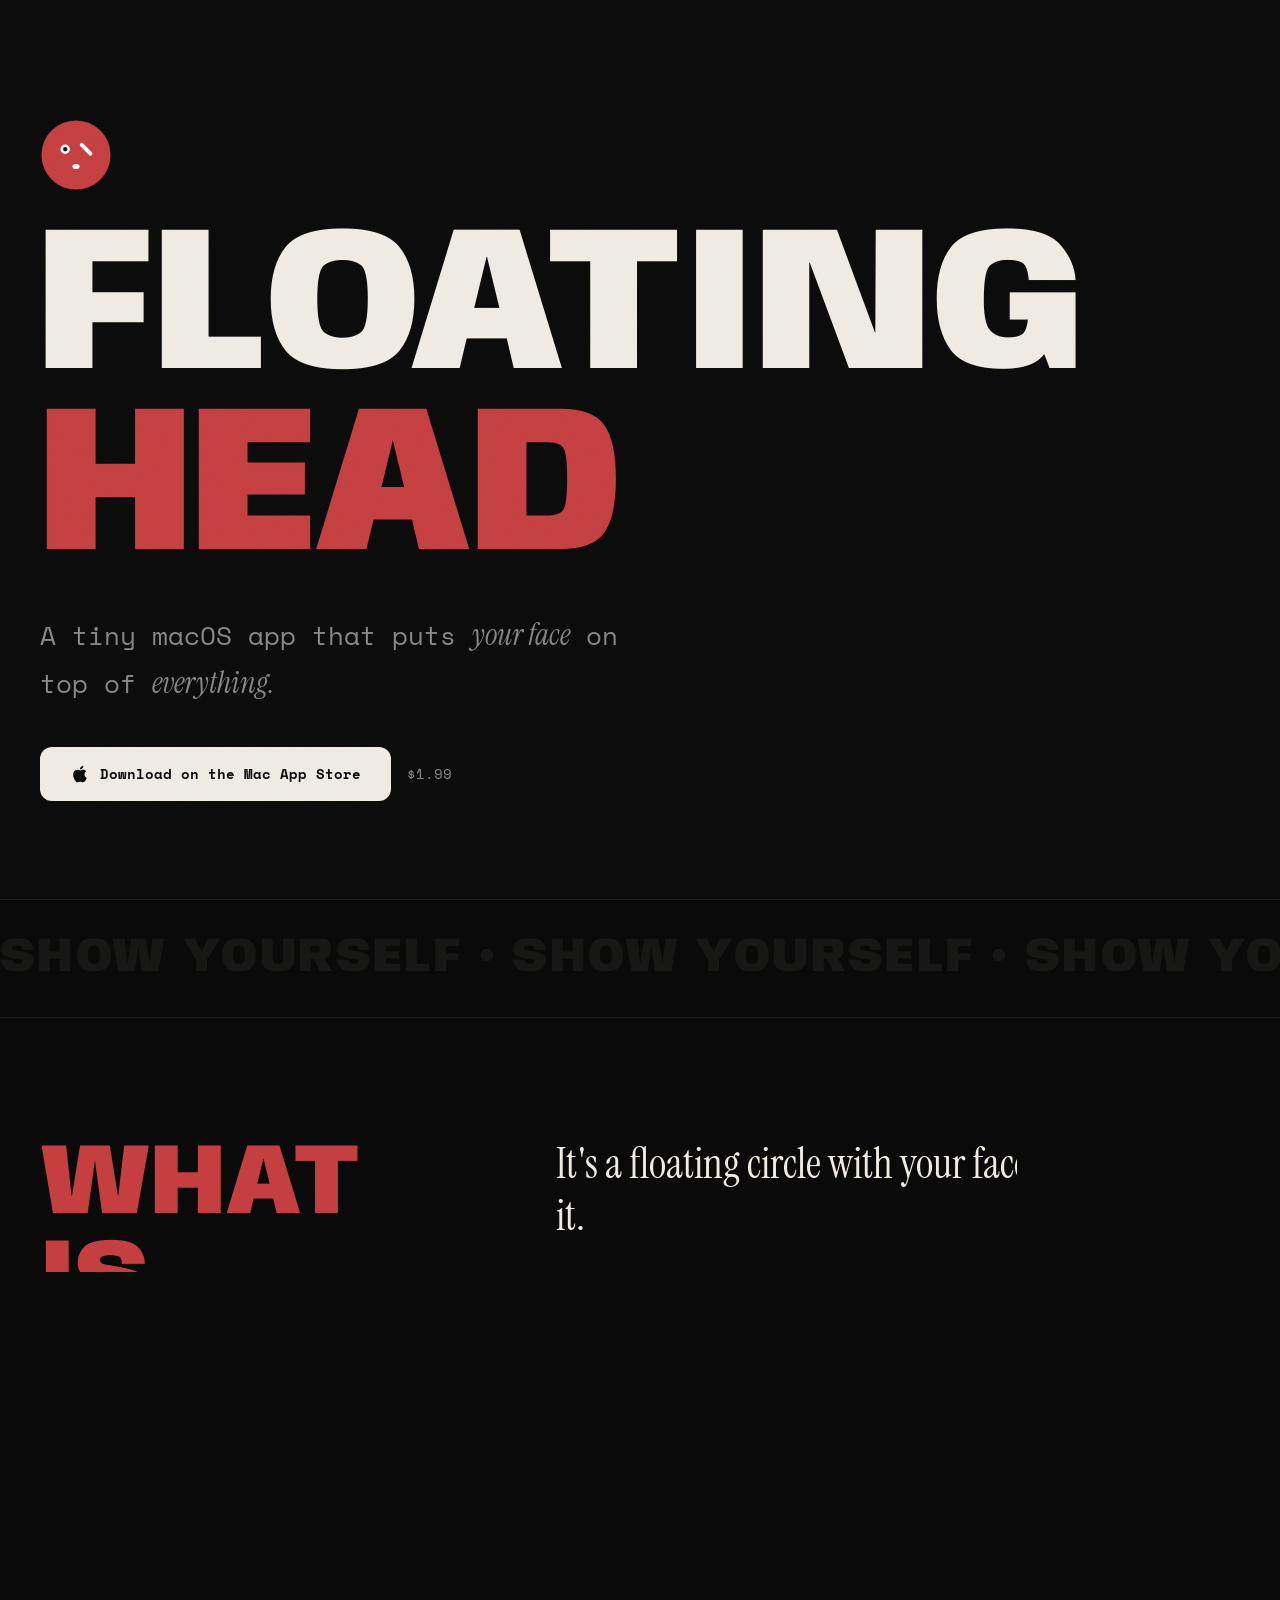
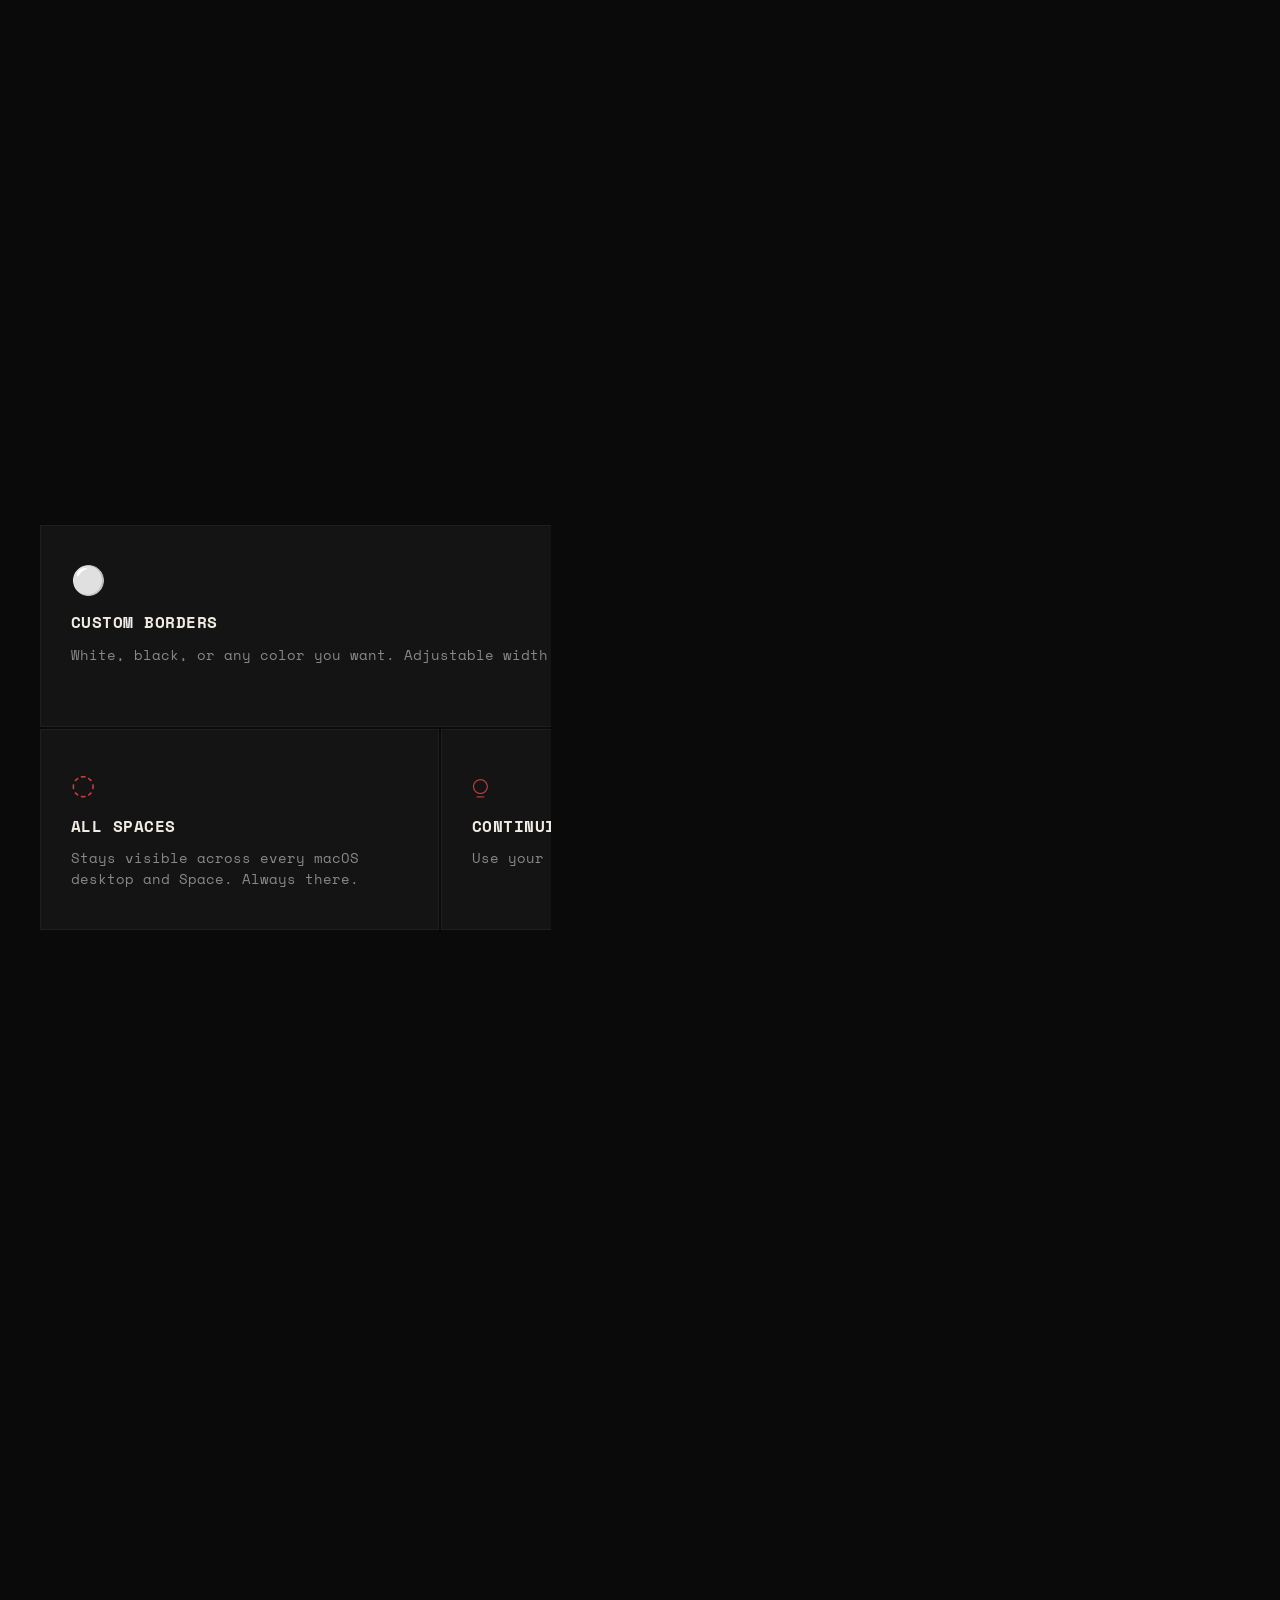
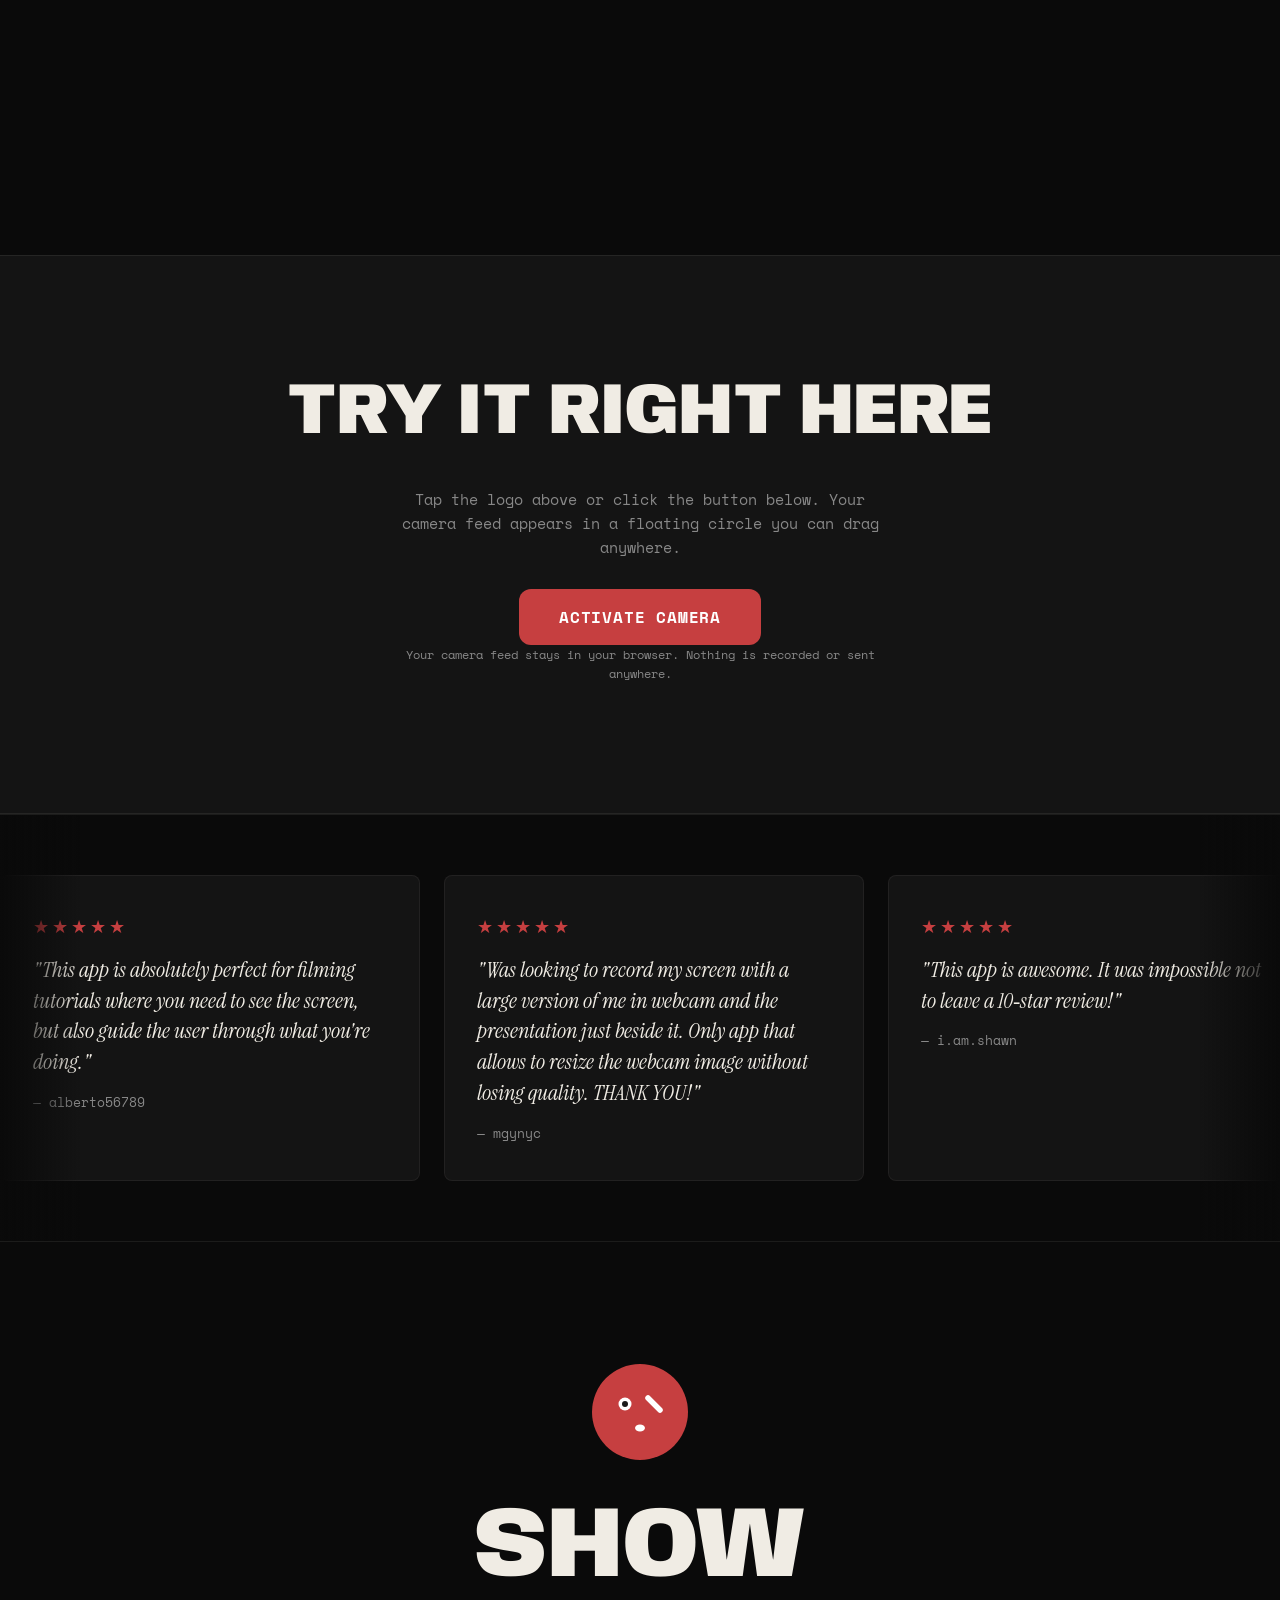
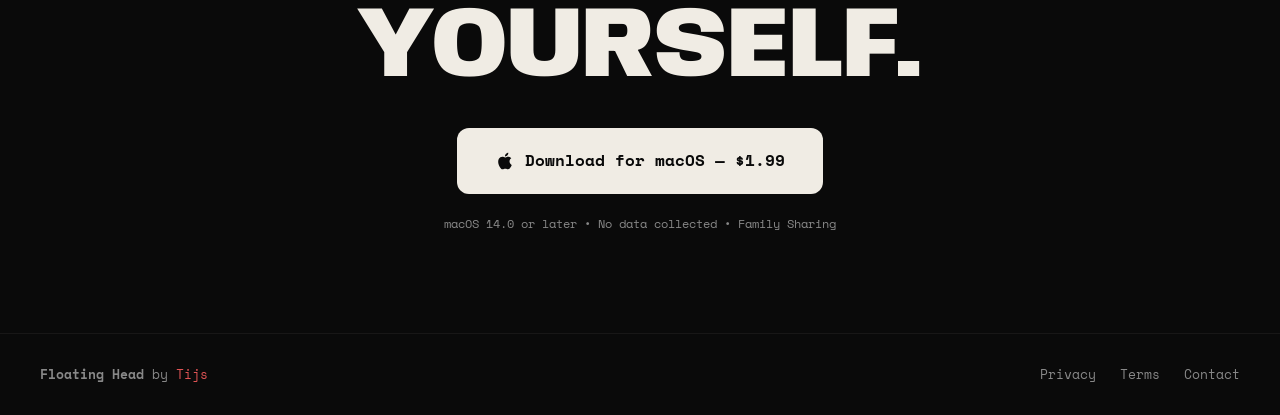
<file: index.html>
<!DOCTYPE html>
<html lang="en">
<head>
  <meta charset="UTF-8">
  <meta name="viewport" content="width=device-width, initial-scale=1.0">
  <title>Floating Head — Show Yourself</title>
  <meta name="description" content="A tiny macOS app that puts your face in a floating circle on top of everything. For screencasts, streams, and presentations.">
  <meta property="og:title" content="Floating Head — Show Yourself">
  <meta property="og:description" content="A tiny macOS app that puts your face in a floating circle on top of everything.">
  <meta property="og:type" content="website">
  <meta property="og:url" content="https://floatinghead.app">
  <link rel="preconnect" href="https://fonts.googleapis.com">
  <link rel="preconnect" href="https://fonts.gstatic.com" crossorigin>
  <link href="https://fonts.googleapis.com/css2?family=Space+Mono:ital,wght@0,400;0,700;1,400&family=Instrument+Serif:ital@0;1&family=Anybody:wght@900&display=swap" rel="stylesheet">
  <link rel="stylesheet" href="styles.css">
  <link rel="icon" href="data:image/svg+xml,<svg xmlns='http://www.w3.org/2000/svg' viewBox='0 0 100 100'><circle cx='50' cy='50' r='45' fill='%23C63F40'/><circle cx='35' cy='42' r='6' fill='white'/><line x1='58' y1='36' x2='68' y2='48' stroke='white' stroke-width='5' stroke-linecap='round'/><circle cx='50' cy='65' r='4' fill='white'/></svg>">
</head>
<body>
  <!-- Noise overlay -->
  <div class="noise"></div>

  <!-- Hero -->
  <header class="hero">
    <div class="hero-logo" id="heroLogo">
      <svg class="wink-logo" viewBox="0 0 100 100" xmlns="http://www.w3.org/2000/svg">
        <circle cx="50" cy="50" r="48" fill="#C63F40"/>
        <circle cx="35" cy="42" r="6.5" fill="white"/>
        <circle cx="35" cy="42" r="3" fill="#1a1a1a"/>
        <line x1="58" y1="36" x2="70" y2="48" stroke="white" stroke-width="5.5" stroke-linecap="round"/>
        <ellipse cx="50" cy="66" rx="5" ry="3.5" fill="white"/>
      </svg>
      <video id="camVideo" autoplay playsinline muted></video>
      <div class="cam-label">drag me</div>
    </div>
    <h1 class="hero-title">
      <span class="hero-line-1">FLOATING</span>
      <span class="hero-line-2">HEAD</span>
    </h1>
    <p class="hero-tagline">A tiny macOS app that puts <em>your&nbsp;face</em> on top of <em>everything.</em></p>
    <div class="hero-cta">
      <a href="https://apps.apple.com/us/app/floating-head-show-yourself/id1565946661?mt=12" class="btn-download">
        <svg class="apple-icon" viewBox="0 0 24 24" fill="currentColor" xmlns="http://www.w3.org/2000/svg"><path d="M18.71 19.5c-.83 1.24-1.71 2.45-3.05 2.47-1.34.03-1.77-.79-3.29-.79-1.53 0-2 .77-3.27.82-1.31.05-2.3-1.32-3.14-2.53C4.25 17 2.94 12.45 4.7 9.39c.87-1.52 2.43-2.48 4.12-2.51 1.28-.02 2.5.87 3.29.87.78 0 2.26-1.07 3.8-.91.65.03 2.47.26 3.64 1.98-.09.06-2.17 1.28-2.15 3.81.03 3.02 2.65 4.03 2.68 4.04-.03.07-.42 1.44-1.38 2.83M13 3.5c.73-.83 1.94-1.46 2.94-1.5.13 1.17-.34 2.35-1.04 3.19-.69.85-1.83 1.51-2.95 1.42-.15-1.15.41-2.35 1.05-3.11z"/></svg>
        Download on the Mac App Store
      </a>
      <span class="price-tag">$1.99</span>
    </div>
  </header>

  <!-- Marquee -->
  <div class="marquee-wrap">
    <div class="marquee">
      <span>SHOW YOURSELF &bull; SHOW YOURSELF &bull; SHOW YOURSELF &bull; SHOW YOURSELF &bull; SHOW YOURSELF &bull; SHOW YOURSELF &bull; SHOW YOURSELF &bull; SHOW YOURSELF &bull;&nbsp;</span>
      <span>SHOW YOURSELF &bull; SHOW YOURSELF &bull; SHOW YOURSELF &bull; SHOW YOURSELF &bull; SHOW YOURSELF &bull; SHOW YOURSELF &bull; SHOW YOURSELF &bull; SHOW YOURSELF &bull;&nbsp;</span>
    </div>
  </div>

  <!-- What it does -->
  <section class="what-section">
    <div class="what-grid">
      <div class="what-text">
        <h2>What<br>is<br>this<br>thing?</h2>
      </div>
      <div class="what-answer">
        <p class="big-p">It's a floating circle with your face in it.</p>
        <p>Open the app. Pick your camera. A transparent, always-on-top circle appears with your webcam feed. Drag it anywhere. Start your screen recording, stream, or presentation. <strong>That's it.</strong></p>
        <p>No complex OBS setup. No video editing. No layers, scenes, or fifteen-step tutorials. Just you, floating.</p>
      </div>
    </div>
  </section>

  <!-- Features (grid-breaking) -->
  <section class="features-section">
    <h2 class="features-heading">The good stuff</h2>
    <div class="features-grid">
      <div class="feature-card card-1">
        <div class="feature-icon">&#9711;</div>
        <h3>Three shapes</h3>
        <p>Circle, rounded square, or hexagon. Because&nbsp;why&nbsp;not hexagon.</p>
      </div>
      <div class="feature-card card-2">
        <div class="feature-icon">&harr;</div>
        <h3>Any size</h3>
        <p>Tiny and subtle or large and impossible to ignore. 100px to 600px.</p>
      </div>
      <div class="feature-card card-3">
        <div class="feature-icon">&#9898;</div>
        <h3>Custom borders</h3>
        <p>White, black, or any color you want. Adjustable width. Get fancy.</p>
      </div>
      <div class="feature-card card-4">
        <div class="feature-icon">&#8596;</div>
        <h3>Mirror mode</h3>
        <p>Flip the feed so you look the way you expect to look.</p>
      </div>
      <div class="feature-card card-5">
        <div class="feature-icon">&#9676;</div>
        <h3>All Spaces</h3>
        <p>Stays visible across every macOS desktop and Space. Always there.</p>
      </div>
      <div class="feature-card card-6">
        <div class="feature-icon">&#9052;</div>
        <h3>Continuity Camera</h3>
        <p>Use your iPhone as a webcam. Apple's best feature, now floating.</p>
      </div>
    </div>
  </section>

  <!-- Use cases -->
  <section class="usecases-section">
    <div class="usecase-row">
      <div class="usecase-num">01</div>
      <div class="usecase-text">
        <h3>Screencasts & tutorials</h3>
        <p>Record your screen with your face floating in the corner. No editing needed — just the built-in macOS screen recorder.</p>
      </div>
    </div>
    <div class="usecase-row">
      <div class="usecase-num">02</div>
      <div class="usecase-text">
        <h3>Live presentations</h3>
        <p>Share your screen on Zoom, Meet, or Teams while your face stays visible on top. Your audience sees you and your slides.</p>
      </div>
    </div>
    <div class="usecase-row">
      <div class="usecase-num">03</div>
      <div class="usecase-text">
        <h3>Game streaming</h3>
        <p>A lightweight facecam without OBS complexity. Just open the app and stream.</p>
      </div>
    </div>
  </section>

  <!-- Try it -->
  <section class="try-section">
    <h2>Try it right here</h2>
    <p>Tap the logo above or click the button below. Your camera feed appears in a floating circle you can drag anywhere.</p>
    <button class="btn-try" id="btnTry">
      Activate camera
    </button>
    <p class="try-note">Your camera feed stays in your browser. Nothing is recorded or sent anywhere.</p>
  </section>

  <!-- Reviews -->
  <section class="reviews-section">
    <div class="reviews-track">
      <div class="review-card">
        <div class="stars">&#9733;&#9733;&#9733;&#9733;&#9733;</div>
        <blockquote>"This app is absolutely perfect for filming tutorials where you need to see the screen, but also guide the user through what you're doing."</blockquote>
        <cite>— alberto56789</cite>
      </div>
      <div class="review-card">
        <div class="stars">&#9733;&#9733;&#9733;&#9733;&#9733;</div>
        <blockquote>"Was looking to record my screen with a large version of me in webcam and the presentation just beside it. Only app that allows to resize the webcam image without losing quality. THANK&nbsp;YOU!"</blockquote>
        <cite>— mgynyc</cite>
      </div>
      <div class="review-card">
        <div class="stars">&#9733;&#9733;&#9733;&#9733;&#9733;</div>
        <blockquote>"This app is awesome. It was impossible not to leave a 10&#8209;star&nbsp;review!"</blockquote>
        <cite>— i.am.shawn</cite>
      </div>
      <div class="review-card">
        <div class="stars">&#9733;&#9733;&#9733;&#9733;&#9733;</div>
        <blockquote>"Love this. Exactly what I wanted and needed. Just what the doctor ordered."</blockquote>
        <cite>— Zanilla</cite>
      </div>
      <div class="review-card">
        <div class="stars">&#9733;&#9733;&#9733;&#9733;&#9733;</div>
        <blockquote>"Very simple to use, works exactly as expected. Great for tutorials, lessons, trainings, presentations, calls, meetings."</blockquote>
        <cite>— AARTJAN.nl</cite>
      </div>
      <div class="review-card">
        <div class="stars">&#9733;&#9733;&#9733;&#9733;&#9733;</div>
        <blockquote>"Works exactly how it is described. Better than using QuickTime Player, and what is cool is that it works fine with Continuity Camera. 5&nbsp;stars well&nbsp;deserved."</blockquote>
        <cite>— Ramzikouirene</cite>
      </div>
    </div>
  </section>

  <!-- Bottom CTA -->
  <section class="bottom-cta">
    <div class="bottom-cta-inner">
      <svg class="wink-logo-big" viewBox="0 0 100 100" xmlns="http://www.w3.org/2000/svg">
        <circle cx="50" cy="50" r="48" fill="#C63F40"/>
        <circle cx="35" cy="42" r="6.5" fill="white"/>
        <circle cx="35" cy="42" r="3" fill="#1a1a1a"/>
        <line x1="58" y1="36" x2="70" y2="48" stroke="white" stroke-width="5.5" stroke-linecap="round"/>
        <ellipse cx="50" cy="66" rx="5" ry="3.5" fill="white"/>
      </svg>
      <h2>Show yourself.</h2>
      <a href="https://apps.apple.com/us/app/floating-head-show-yourself/id1565946661?mt=12" class="btn-download btn-download-big">
        <svg class="apple-icon" viewBox="0 0 24 24" fill="currentColor" xmlns="http://www.w3.org/2000/svg"><path d="M18.71 19.5c-.83 1.24-1.71 2.45-3.05 2.47-1.34.03-1.77-.79-3.29-.79-1.53 0-2 .77-3.27.82-1.31.05-2.3-1.32-3.14-2.53C4.25 17 2.94 12.45 4.7 9.39c.87-1.52 2.43-2.48 4.12-2.51 1.28-.02 2.5.87 3.29.87.78 0 2.26-1.07 3.8-.91.65.03 2.47.26 3.64 1.98-.09.06-2.17 1.28-2.15 3.81.03 3.02 2.65 4.03 2.68 4.04-.03.07-.42 1.44-1.38 2.83M13 3.5c.73-.83 1.94-1.46 2.94-1.5.13 1.17-.34 2.35-1.04 3.19-.69.85-1.83 1.51-2.95 1.42-.15-1.15.41-2.35 1.05-3.11z"/></svg>
        Download for macOS — $1.99
      </a>
      <p class="compat">macOS 14.0 or later &bull; No data collected &bull; Family Sharing</p>
    </div>
  </section>

  <!-- Footer -->
  <footer class="footer">
    <div class="footer-inner">
      <div class="footer-left">
        <span class="footer-name">Floating Head</span> by <a href="https://tijs.org">Tijs</a>
      </div>
      <div class="footer-right">
        <a href="privacy.html">Privacy</a>
        <a href="terms.html">Terms</a>
        <a href="mailto:hello@tijs.org">Contact</a>
      </div>
    </div>
  </footer>

  <script src="script.js"></script>
  <!-- 100% privacy-first analytics -->
  <script async src="https://scripts.simpleanalyticscdn.com/latest.js"></script>
</body>
</html>
</file>
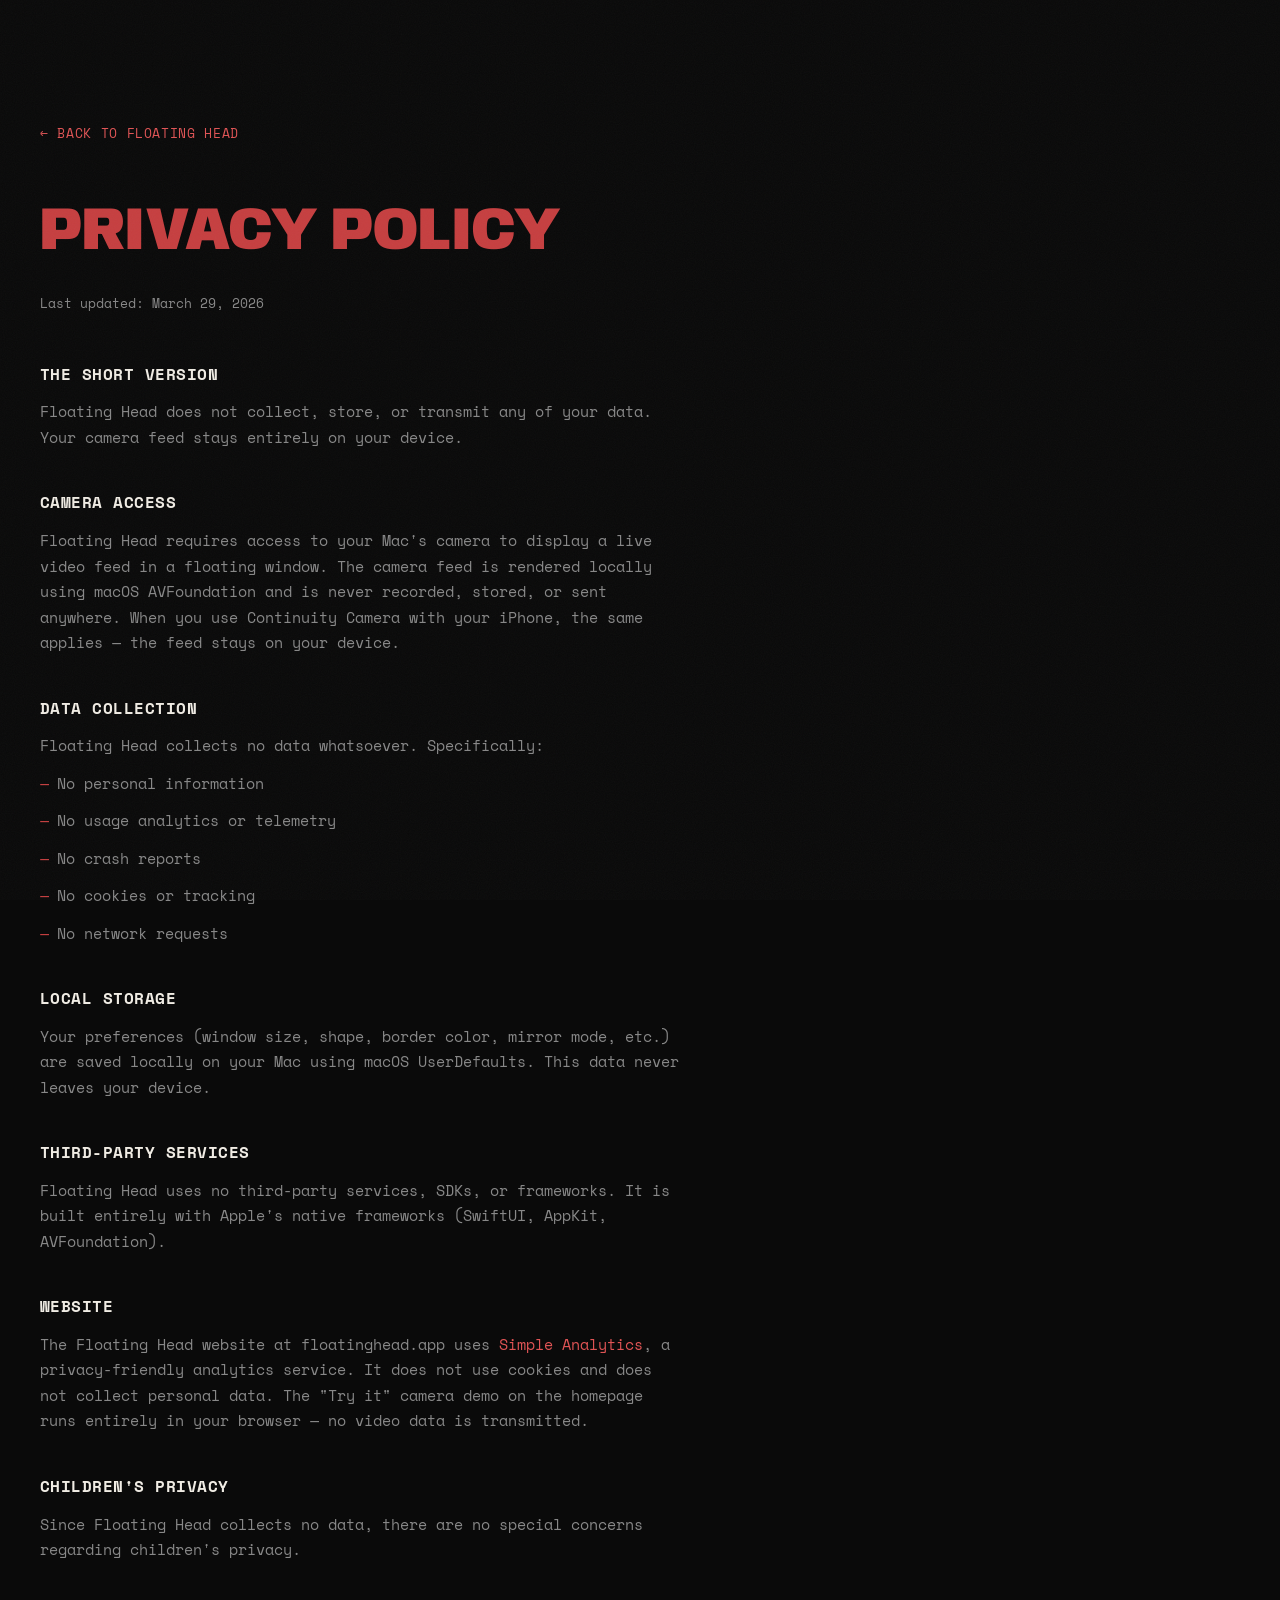
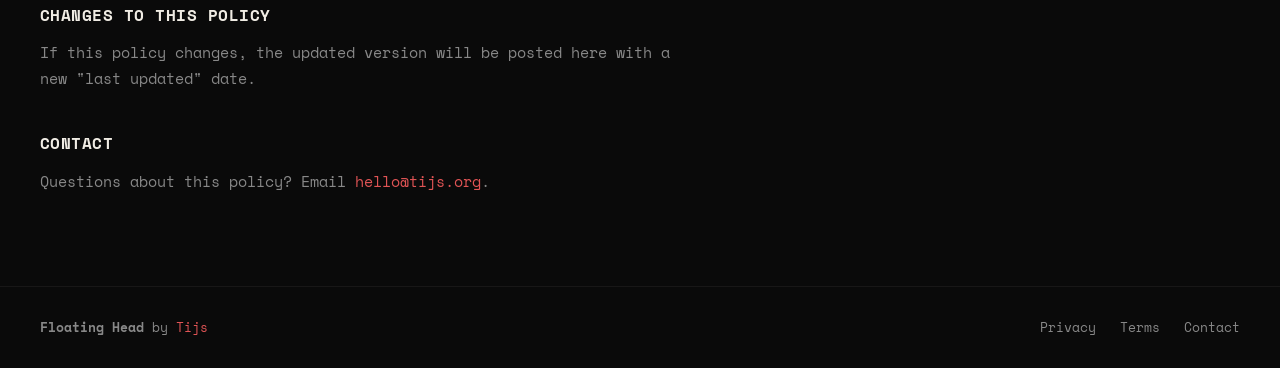
<file: privacy.html>
<!DOCTYPE html>
<html lang="en">
<head>
  <meta charset="UTF-8">
  <meta name="viewport" content="width=device-width, initial-scale=1.0">
  <title>Privacy Policy — Floating Head</title>
  <meta name="description" content="Privacy Policy for Floating Head, a macOS menu bar camera app.">
  <link rel="preconnect" href="https://fonts.googleapis.com">
  <link rel="preconnect" href="https://fonts.gstatic.com" crossorigin>
  <link href="https://fonts.googleapis.com/css2?family=Space+Mono:ital,wght@0,400;0,700;1,400&family=Instrument+Serif:ital@0;1&family=Anybody:wght@900&display=swap" rel="stylesheet">
  <link rel="stylesheet" href="styles.css">
  <link rel="icon" href="data:image/svg+xml,<svg xmlns='http://www.w3.org/2000/svg' viewBox='0 0 100 100'><circle cx='50' cy='50' r='45' fill='%23C63F40'/><circle cx='35' cy='42' r='6' fill='white'/><line x1='58' y1='36' x2='68' y2='48' stroke='white' stroke-width='5' stroke-linecap='round'/><circle cx='50' cy='65' r='4' fill='white'/></svg>">
  <style>
    .legal-page { padding: 120px 40px 80px; max-width: 720px; }
    .legal-page h1 {
      font-family: var(--font-display);
      font-weight: 900;
      font-size: clamp(36px, 6vw, 60px);
      text-transform: uppercase;
      margin-bottom: 12px;
      color: var(--coral);
    }
    .legal-page .last-updated {
      font-size: 13px;
      color: var(--grey);
      margin-bottom: 48px;
    }
    .legal-page h2 {
      font-family: var(--font-mono);
      font-size: 16px;
      font-weight: 700;
      text-transform: uppercase;
      letter-spacing: 0.03em;
      margin-top: 40px;
      margin-bottom: 12px;
      color: var(--off-white);
    }
    .legal-page p, .legal-page li {
      color: var(--grey);
      font-size: 15px;
      margin-bottom: 12px;
      line-height: 1.7;
    }
    .legal-page ul {
      list-style: none;
      padding-left: 0;
    }
    .legal-page ul li::before {
      content: "—";
      color: var(--coral);
      margin-right: 8px;
    }
    .legal-page a { color: var(--coral-light); }
    .legal-page a:hover { color: var(--off-white); }
    .back-link {
      display: inline-block;
      margin-bottom: 40px;
      font-size: 13px;
      color: var(--grey);
      text-transform: uppercase;
      letter-spacing: 0.05em;
    }
    .back-link:hover { color: var(--off-white); }
    @media (max-width: 900px) {
      .legal-page { padding: 80px 24px 60px; }
    }
  </style>
</head>
<body>
  <div class="noise"></div>

  <main class="legal-page">
    <a href="/" class="back-link">&larr; Back to Floating Head</a>
    <h1>Privacy Policy</h1>
    <p class="last-updated">Last updated: March 29, 2026</p>

    <h2>The short version</h2>
    <p>Floating Head does not collect, store, or transmit any of your data. Your camera feed stays entirely on your device.</p>

    <h2>Camera access</h2>
    <p>Floating Head requires access to your Mac's camera to display a live video feed in a floating window. The camera feed is rendered locally using macOS AVFoundation and is never recorded, stored, or sent anywhere. When you use Continuity Camera with your iPhone, the same applies — the feed stays on your device.</p>

    <h2>Data collection</h2>
    <p>Floating Head collects no data whatsoever. Specifically:</p>
    <ul>
      <li>No personal information</li>
      <li>No usage analytics or telemetry</li>
      <li>No crash reports</li>
      <li>No cookies or tracking</li>
      <li>No network requests</li>
    </ul>

    <h2>Local storage</h2>
    <p>Your preferences (window size, shape, border color, mirror mode, etc.) are saved locally on your Mac using macOS UserDefaults. This data never leaves your device.</p>

    <h2>Third-party services</h2>
    <p>Floating Head uses no third-party services, SDKs, or frameworks. It is built entirely with Apple's native frameworks (SwiftUI, AppKit, AVFoundation).</p>

    <h2>Website</h2>
    <p>The Floating Head website at floatinghead.app uses <a href="https://www.simpleanalytics.com">Simple Analytics</a>, a privacy-friendly analytics service. It does not use cookies and does not collect personal data. The "Try it" camera demo on the homepage runs entirely in your browser — no video data is transmitted.</p>

    <h2>Children's privacy</h2>
    <p>Since Floating Head collects no data, there are no special concerns regarding children's privacy.</p>

    <h2>Changes to this policy</h2>
    <p>If this policy changes, the updated version will be posted here with a new "last updated" date.</p>

    <h2>Contact</h2>
    <p>Questions about this policy? Email <a href="mailto:hello@tijs.org">hello@tijs.org</a>.</p>
  </main>

  <footer class="footer">
    <div class="footer-inner">
      <div class="footer-left">
        <span class="footer-name">Floating Head</span> by <a href="https://tijs.org">Tijs</a>
      </div>
      <div class="footer-right">
        <a href="privacy.html">Privacy</a>
        <a href="terms.html">Terms</a>
        <a href="mailto:hello@tijs.org">Contact</a>
      </div>
    </div>
  </footer>
  <!-- 100% privacy-first analytics -->
  <script async src="https://scripts.simpleanalyticscdn.com/latest.js"></script>
</body>
</html>
</file>
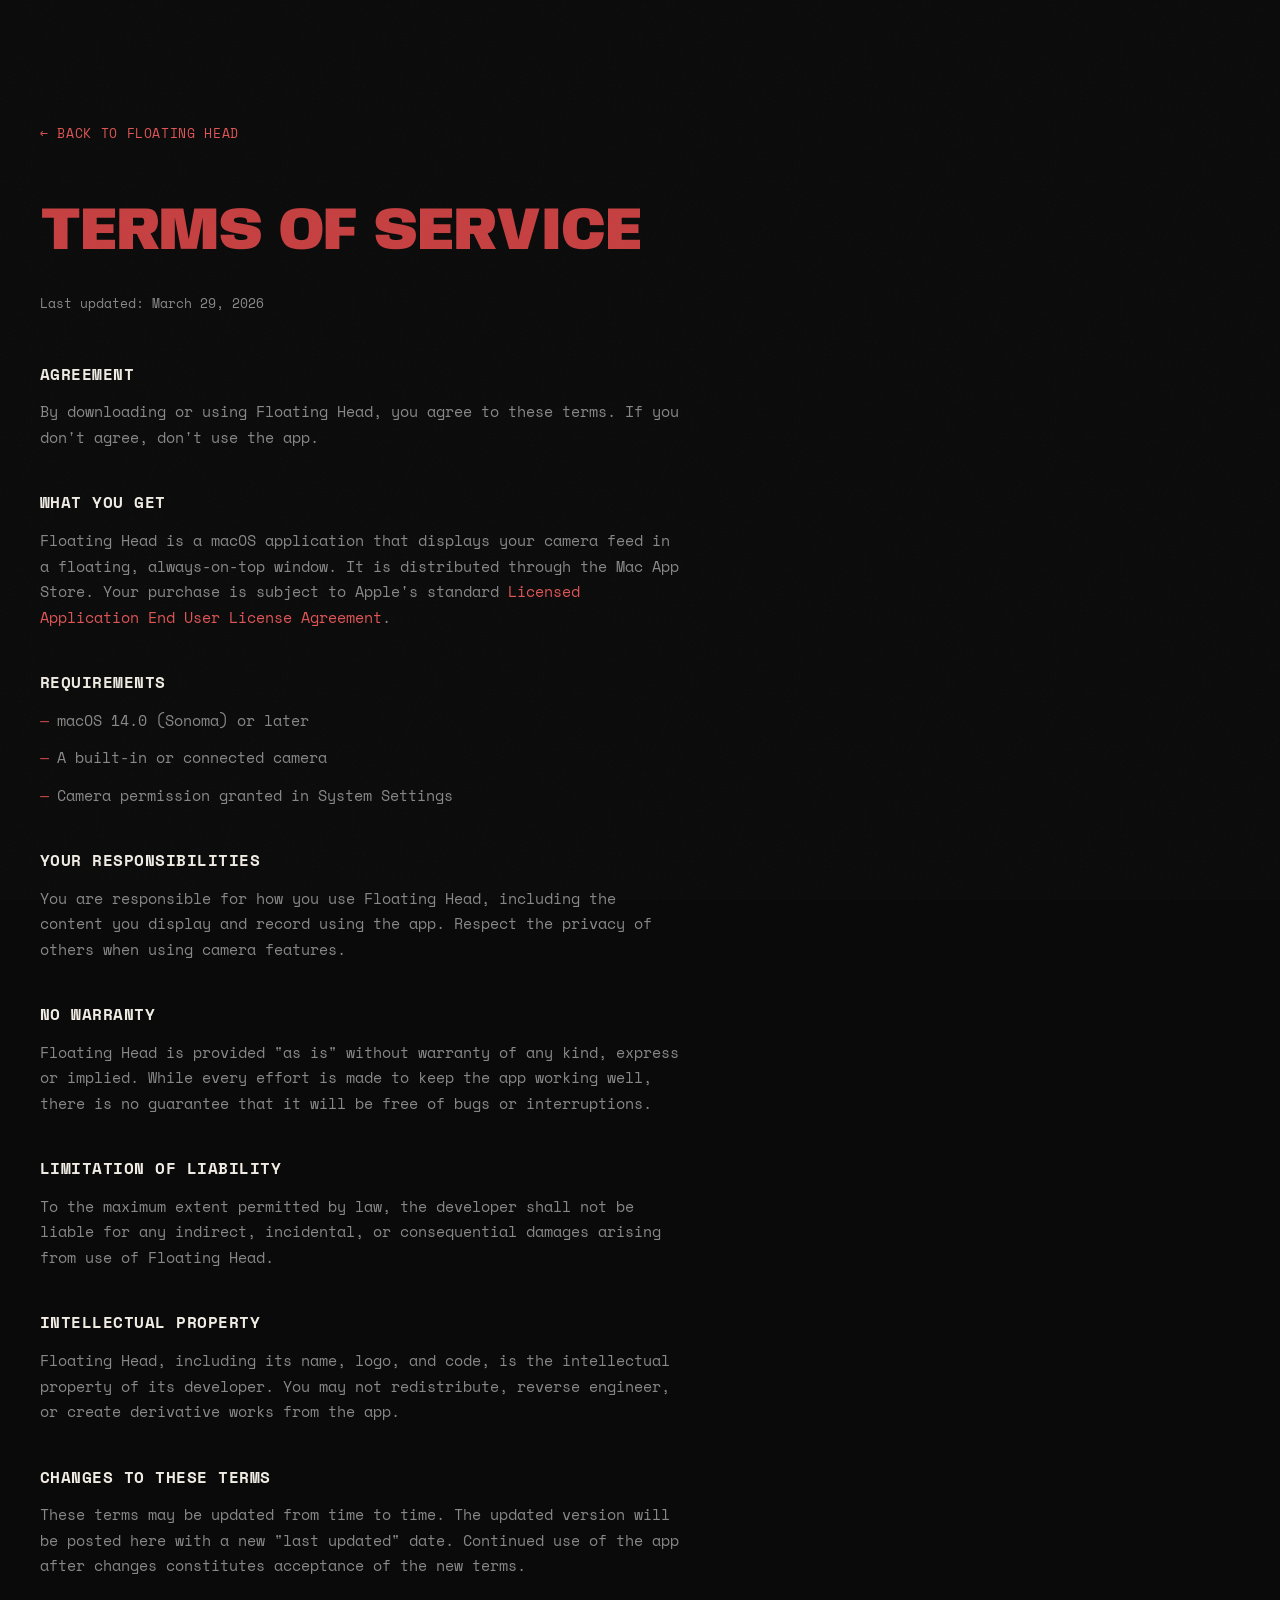
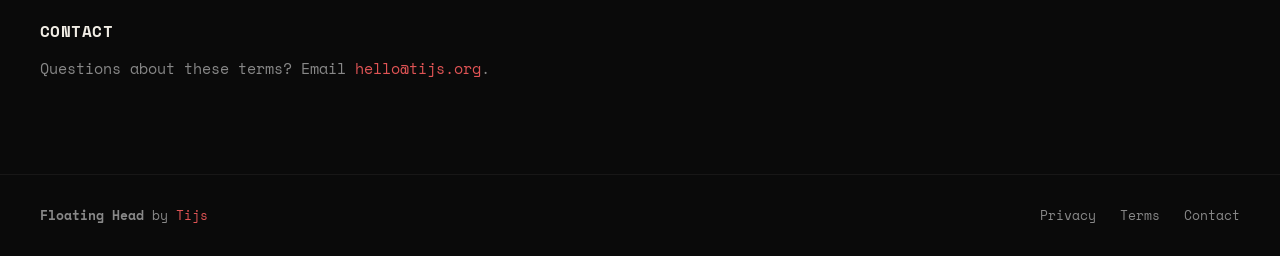
<file: terms.html>
<!DOCTYPE html>
<html lang="en">
<head>
  <meta charset="UTF-8">
  <meta name="viewport" content="width=device-width, initial-scale=1.0">
  <title>Terms of Service — Floating Head</title>
  <meta name="description" content="Terms of Service for Floating Head, a macOS menu bar camera app.">
  <link rel="preconnect" href="https://fonts.googleapis.com">
  <link rel="preconnect" href="https://fonts.gstatic.com" crossorigin>
  <link href="https://fonts.googleapis.com/css2?family=Space+Mono:ital,wght@0,400;0,700;1,400&family=Instrument+Serif:ital@0;1&family=Anybody:wght@900&display=swap" rel="stylesheet">
  <link rel="stylesheet" href="styles.css">
  <link rel="icon" href="data:image/svg+xml,<svg xmlns='http://www.w3.org/2000/svg' viewBox='0 0 100 100'><circle cx='50' cy='50' r='45' fill='%23C63F40'/><circle cx='35' cy='42' r='6' fill='white'/><line x1='58' y1='36' x2='68' y2='48' stroke='white' stroke-width='5' stroke-linecap='round'/><circle cx='50' cy='65' r='4' fill='white'/></svg>">
  <style>
    .legal-page { padding: 120px 40px 80px; max-width: 720px; }
    .legal-page h1 {
      font-family: var(--font-display);
      font-weight: 900;
      font-size: clamp(36px, 6vw, 60px);
      text-transform: uppercase;
      margin-bottom: 12px;
      color: var(--coral);
    }
    .legal-page .last-updated {
      font-size: 13px;
      color: var(--grey);
      margin-bottom: 48px;
    }
    .legal-page h2 {
      font-family: var(--font-mono);
      font-size: 16px;
      font-weight: 700;
      text-transform: uppercase;
      letter-spacing: 0.03em;
      margin-top: 40px;
      margin-bottom: 12px;
      color: var(--off-white);
    }
    .legal-page p, .legal-page li {
      color: var(--grey);
      font-size: 15px;
      margin-bottom: 12px;
      line-height: 1.7;
    }
    .legal-page ul {
      list-style: none;
      padding-left: 0;
    }
    .legal-page ul li::before {
      content: "—";
      color: var(--coral);
      margin-right: 8px;
    }
    .legal-page a { color: var(--coral-light); }
    .legal-page a:hover { color: var(--off-white); }
    .back-link {
      display: inline-block;
      margin-bottom: 40px;
      font-size: 13px;
      color: var(--grey);
      text-transform: uppercase;
      letter-spacing: 0.05em;
    }
    .back-link:hover { color: var(--off-white); }
    @media (max-width: 900px) {
      .legal-page { padding: 80px 24px 60px; }
    }
  </style>
</head>
<body>
  <div class="noise"></div>

  <main class="legal-page">
    <a href="/" class="back-link">&larr; Back to Floating Head</a>
    <h1>Terms of Service</h1>
    <p class="last-updated">Last updated: March 29, 2026</p>

    <h2>Agreement</h2>
    <p>By downloading or using Floating Head, you agree to these terms. If you don't agree, don't use the app.</p>

    <h2>What you get</h2>
    <p>Floating Head is a macOS application that displays your camera feed in a floating, always-on-top window. It is distributed through the Mac App Store. Your purchase is subject to Apple's standard <a href="https://www.apple.com/legal/internet-services/itunes/dev/stdeula/">Licensed Application End User License Agreement</a>.</p>

    <h2>Requirements</h2>
    <ul>
      <li>macOS 14.0 (Sonoma) or later</li>
      <li>A built-in or connected camera</li>
      <li>Camera permission granted in System Settings</li>
    </ul>

    <h2>Your responsibilities</h2>
    <p>You are responsible for how you use Floating Head, including the content you display and record using the app. Respect the privacy of others when using camera features.</p>

    <h2>No warranty</h2>
    <p>Floating Head is provided "as is" without warranty of any kind, express or implied. While every effort is made to keep the app working well, there is no guarantee that it will be free of bugs or interruptions.</p>

    <h2>Limitation of liability</h2>
    <p>To the maximum extent permitted by law, the developer shall not be liable for any indirect, incidental, or consequential damages arising from use of Floating Head.</p>

    <h2>Intellectual property</h2>
    <p>Floating Head, including its name, logo, and code, is the intellectual property of its developer. You may not redistribute, reverse engineer, or create derivative works from the app.</p>

    <h2>Changes to these terms</h2>
    <p>These terms may be updated from time to time. The updated version will be posted here with a new "last updated" date. Continued use of the app after changes constitutes acceptance of the new terms.</p>

    <h2>Contact</h2>
    <p>Questions about these terms? Email <a href="mailto:hello@tijs.org">hello@tijs.org</a>.</p>
  </main>

  <footer class="footer">
    <div class="footer-inner">
      <div class="footer-left">
        <span class="footer-name">Floating Head</span> by <a href="https://tijs.org">Tijs</a>
      </div>
      <div class="footer-right">
        <a href="privacy.html">Privacy</a>
        <a href="terms.html">Terms</a>
        <a href="mailto:hello@tijs.org">Contact</a>
      </div>
    </div>
  </footer>
  <!-- 100% privacy-first analytics -->
  <script async src="https://scripts.simpleanalyticscdn.com/latest.js"></script>
</body>
</html>
</file>
<file: styles.css>
/* === TOKENS === */
:root {
  --coral: #C63F40;
  --coral-light: #e05455;
  --coral-dark: #9a2e2f;
  --black: #0a0a0a;
  --off-black: #141414;
  --off-white: #f0ece4;
  --cream: #faf7f0;
  --grey: #888;
  --font-display: 'Anybody', system-ui, sans-serif;
  --font-serif: 'Instrument Serif', Georgia, serif;
  --font-mono: 'Space Mono', 'SF Mono', monospace;
  --cam-size: 160px;
}

/* === RESET === */
*, *::before, *::after { margin: 0; padding: 0; box-sizing: border-box; }
html { scroll-behavior: smooth; -webkit-font-smoothing: antialiased; }
body {
  font-family: var(--font-mono);
  background: var(--black);
  color: var(--off-white);
  overflow-x: hidden;
  cursor: default;
  line-height: 1.6;
  font-size: 15px;
}

a { color: var(--coral-light); text-decoration: none; transition: color 0.2s; }
a:hover { color: var(--off-white); }
em { font-family: var(--font-serif); font-style: italic; font-size: 1.15em; }
strong { color: var(--off-white); }

::selection {
  background: var(--coral);
  color: white;
}

/* === NOISE OVERLAY === */
.noise {
  position: fixed;
  inset: 0;
  z-index: 9999;
  pointer-events: none;
  opacity: 0.035;
  background-image: url("data:image/svg+xml,%3Csvg viewBox='0 0 256 256' xmlns='http://www.w3.org/2000/svg'%3E%3Cfilter id='n'%3E%3CfeTurbulence type='fractalNoise' baseFrequency='0.9' numOctaves='4' stitchTiles='stitch'/%3E%3C/filter%3E%3Crect width='100%25' height='100%25' filter='url(%23n)'/%3E%3C/svg%3E");
  background-repeat: repeat;
  background-size: 256px;
}

/* === HERO LOGO / FLOATING CAM === */
.cam-label {
  position: absolute;
  bottom: -28px;
  left: 50%;
  transform: translateX(-50%);
  font-size: 11px;
  color: var(--grey);
  text-transform: uppercase;
  letter-spacing: 0.1em;
  white-space: nowrap;
  opacity: 0;
  transition: opacity 0.3s;
  font-family: var(--font-mono);
  pointer-events: none;
}

/* === HERO === */
.hero {
  min-height: 100vh;
  display: flex;
  flex-direction: column;
  justify-content: center;
  padding: 80px 40px 60px;
  position: relative;
}
.hero-logo {
  margin-bottom: 30px;
  width: 72px;
  height: 72px;
  border-radius: 50%;
  position: relative;
  cursor: pointer;
  overflow: hidden;
  user-select: none;
  -webkit-user-select: none;
  transition: width 0.5s cubic-bezier(0.4, 0, 0.2, 1),
              height 0.5s cubic-bezier(0.4, 0, 0.2, 1),
              box-shadow 0.3s ease,
              margin-bottom 0.5s cubic-bezier(0.4, 0, 0.2, 1);
}
.hero-logo:hover {
  box-shadow: 0 0 0 3px var(--coral-light), 0 8px 30px rgba(198,63,64,0.3);
}
.hero-logo video {
  position: absolute;
  inset: 0;
  width: 100%;
  height: 100%;
  object-fit: cover;
  transform: scaleX(-1);
  border-radius: 50%;
  opacity: 0;
  transition: opacity 0.4s ease;
  pointer-events: none;
}
.hero-logo video.active {
  opacity: 1;
}
/* Floating state — logo becomes a fixed draggable cam */
.hero-logo.floating {
  position: fixed;
  top: 60px;
  right: 40px;
  left: auto;
  width: var(--cam-size);
  height: var(--cam-size);
  z-index: 10001;
  cursor: grab;
  margin-bottom: 0;
  box-shadow: 0 8px 40px rgba(0,0,0,0.6), 0 0 0 3px var(--coral), 0 20px 60px rgba(0,0,0,0.4);
  animation: none;
  opacity: 1;
}
.hero-logo.floating:hover {
  box-shadow: 0 12px 50px rgba(198,63,64,0.4), 0 0 0 3px var(--coral-light);
  transform: scale(1.03);
}
.hero-logo.floating:active {
  cursor: grabbing;
  transform: scale(0.98);
}
.hero-logo.floating .cam-label { opacity: 0; }
.hero-logo.floating:hover .cam-label { opacity: 1; }
.hero-logo.floating .wink-logo {
  opacity: 0;
  transition: opacity 0.3s ease;
}
/* Spacer to prevent layout shift when logo goes fixed */
.hero-logo-spacer {
  width: 72px;
  height: 72px;
  margin-bottom: 30px;
  display: none;
}
.wink-logo {
  width: 100%;
  height: 100%;
  display: block;
  animation: float 4s ease-in-out infinite;
  transition: opacity 0.3s ease;
  position: relative;
  z-index: 1;
}
@keyframes float {
  0%, 100% { transform: translateY(0); }
  50% { transform: translateY(-10px); }
}
.hero-title {
  font-family: var(--font-display);
  font-weight: 900;
  line-height: 0.88;
  letter-spacing: -0.03em;
  text-transform: uppercase;
}
.hero-line-1 {
  display: block;
  font-size: clamp(80px, 16vw, 220px);
  color: var(--off-white);
}
.hero-line-2 {
  display: block;
  font-size: clamp(80px, 16vw, 220px);
  color: var(--coral);
  -webkit-text-stroke: 2px var(--coral);
}
.hero-tagline {
  margin-top: 30px;
  font-size: clamp(18px, 2.5vw, 26px);
  max-width: 600px;
  color: var(--grey);
  line-height: 1.6;
}
.hero-cta {
  margin-top: 40px;
  display: flex;
  align-items: center;
  gap: 16px;
  flex-wrap: wrap;
}

/* === BUTTONS === */
.btn-download {
  display: inline-flex;
  align-items: center;
  gap: 10px;
  background: var(--off-white);
  color: var(--black);
  padding: 14px 28px;
  border-radius: 12px;
  font-family: var(--font-mono);
  font-size: 14px;
  font-weight: 700;
  transition: all 0.2s ease;
  border: 2px solid transparent;
}
.btn-download:hover {
  background: var(--coral);
  color: white;
  transform: translateY(-2px);
  box-shadow: 0 6px 24px rgba(198,63,64,0.4);
}
.apple-icon { width: 20px; height: 20px; }
.price-tag {
  font-size: 14px;
  color: var(--grey);
  font-family: var(--font-mono);
}

/* === MARQUEE === */
.marquee-wrap {
  padding: 20px 0;
  border-top: 1px solid rgba(240,236,228,0.08);
  border-bottom: 1px solid rgba(240,236,228,0.08);
  overflow: hidden;
  margin-top: -1px;
}
.marquee {
  display: flex;
  white-space: nowrap;
  animation: scroll 20s linear infinite;
}
.marquee span {
  font-family: var(--font-display);
  font-size: clamp(24px, 4vw, 48px);
  font-weight: 900;
  color: rgba(240,236,228,0.06);
  text-transform: uppercase;
  letter-spacing: 0.05em;
  flex-shrink: 0;
}
@keyframes scroll {
  from { transform: translateX(0); }
  to { transform: translateX(-50%); }
}

/* === WHAT SECTION === */
.what-section {
  padding: 120px 40px;
  border-bottom: 1px solid rgba(240,236,228,0.08);
}
.what-grid {
  display: grid;
  grid-template-columns: 1fr 1.5fr;
  gap: 60px;
  max-width: 1200px;
  align-items: start;
}
.what-text h2 {
  font-family: var(--font-display);
  font-size: clamp(48px, 8vw, 100px);
  font-weight: 900;
  line-height: 0.95;
  text-transform: uppercase;
  color: var(--coral);
}
.what-answer .big-p {
  font-family: var(--font-serif);
  font-size: clamp(28px, 3.5vw, 42px);
  line-height: 1.25;
  color: var(--off-white);
  margin-bottom: 24px;
}
.what-answer p {
  color: var(--grey);
  font-size: 15px;
  margin-bottom: 16px;
  max-width: 540px;
}

/* === FEATURES === */
.features-section {
  padding: 100px 40px 120px;
  position: relative;
}
.features-heading {
  font-family: var(--font-serif);
  font-style: italic;
  font-size: clamp(40px, 6vw, 80px);
  margin-bottom: 60px;
  color: var(--off-white);
}
.features-grid {
  display: grid;
  grid-template-columns: repeat(3, 1fr);
  gap: 2px;
  max-width: 1200px;
}
.feature-card {
  background: var(--off-black);
  padding: 40px 30px;
  position: relative;
  transition: all 0.3s ease;
  border: 1px solid rgba(240,236,228,0.05);
}
.feature-card:hover {
  background: rgba(198,63,64,0.08);
  border-color: rgba(198,63,64,0.2);
  transform: translateY(-4px);
  z-index: 2;
}
/* Intentional grid breaks - some cards span or offset */
.card-1 { grid-column: 1 / 2; }
.card-2 { grid-column: 2 / 4; }
.card-3 { grid-column: 1 / 3; }
.card-4 { grid-column: 3 / 4; }
.card-5 { grid-column: 1 / 2; }
.card-6 { grid-column: 2 / 4; }

.feature-icon {
  font-size: 28px;
  margin-bottom: 16px;
  color: var(--coral);
  line-height: 1;
}
.feature-card h3 {
  font-family: var(--font-mono);
  font-size: 16px;
  font-weight: 700;
  margin-bottom: 8px;
  text-transform: uppercase;
  letter-spacing: 0.03em;
}
.feature-card p {
  color: var(--grey);
  font-size: 14px;
  line-height: 1.5;
}

/* === USE CASES === */
.usecases-section {
  padding: 80px 40px 100px;
  max-width: 1000px;
  border-top: 1px solid rgba(240,236,228,0.08);
}
.usecase-row {
  display: flex;
  gap: 40px;
  padding: 40px 0;
  border-bottom: 1px solid rgba(240,236,228,0.06);
  align-items: baseline;
  transition: all 0.3s;
}
.usecase-row:hover {
  padding-left: 20px;
}
.usecase-num {
  font-family: var(--font-display);
  font-size: 60px;
  font-weight: 900;
  color: rgba(198,63,64,0.3);
  line-height: 1;
  flex-shrink: 0;
  min-width: 90px;
}
.usecase-row:hover .usecase-num {
  color: var(--coral);
}
.usecase-text h3 {
  font-family: var(--font-mono);
  font-weight: 700;
  font-size: 18px;
  margin-bottom: 8px;
  text-transform: uppercase;
}
.usecase-text p {
  color: var(--grey);
  font-size: 15px;
  max-width: 500px;
}

/* === TRY SECTION === */
.try-section {
  padding: 100px 40px;
  text-align: center;
  background: var(--off-black);
  border-top: 1px solid rgba(240,236,228,0.08);
  border-bottom: 1px solid rgba(240,236,228,0.08);
}
.try-section h2 {
  font-family: var(--font-display);
  font-size: clamp(36px, 6vw, 72px);
  font-weight: 900;
  text-transform: uppercase;
  margin-bottom: 16px;
}
.try-section > p {
  color: var(--grey);
  max-width: 500px;
  margin: 0 auto 30px;
}
.btn-try {
  font-family: var(--font-mono);
  font-size: 16px;
  font-weight: 700;
  padding: 16px 40px;
  background: var(--coral);
  color: white;
  border: none;
  border-radius: 12px;
  cursor: pointer;
  transition: all 0.2s ease;
  text-transform: uppercase;
  letter-spacing: 0.05em;
}
.btn-try:hover {
  background: var(--coral-light);
  transform: translateY(-2px);
  box-shadow: 0 6px 24px rgba(198,63,64,0.5);
}
.btn-try:active { transform: scale(0.97); }
.btn-try.active {
  background: transparent;
  border: 2px solid var(--coral);
  color: var(--coral);
}
.try-note {
  font-size: 12px;
  color: rgba(136,136,136,0.6);
  margin-top: 20px;
}

/* === REVIEWS === */
.reviews-section {
  overflow: hidden;
  padding: 60px 0;
  border-top: 1px solid rgba(240,236,228,0.08);
  border-bottom: 1px solid rgba(240,236,228,0.08);
  position: relative;
}
.reviews-section::before,
.reviews-section::after {
  content: '';
  position: absolute;
  top: 0;
  bottom: 0;
  width: 80px;
  z-index: 2;
  pointer-events: none;
}
.reviews-section::before {
  left: 0;
  background: linear-gradient(to right, var(--black), transparent);
}
.reviews-section::after {
  right: 0;
  background: linear-gradient(to left, var(--black), transparent);
}
.reviews-track {
  display: flex;
  flex-wrap: nowrap;
  gap: 24px;
  animation: reviewScroll 40s linear infinite;
  width: max-content;
  will-change: transform;
}
.reviews-track:hover {
  animation-play-state: paused;
}
@keyframes reviewScroll {
  from { transform: translateX(0); }
  to { transform: translateX(-50%); }
}
.review-card {
  flex-shrink: 0;
  width: 420px;
  padding: 36px 32px;
  background: var(--off-black);
  border: 1px solid rgba(240,236,228,0.06);
  border-radius: 8px;
  transition: border-color 0.3s;
}
.review-card:hover {
  border-color: rgba(198,63,64,0.3);
}
.stars {
  color: var(--coral);
  font-size: 18px;
  letter-spacing: 3px;
  margin-bottom: 14px;
}
.review-card blockquote {
  font-family: var(--font-serif);
  font-size: 22px;
  font-style: italic;
  line-height: 1.4;
  color: var(--off-white);
}
.review-card cite {
  display: block;
  margin-top: 14px;
  font-family: var(--font-mono);
  font-size: 13px;
  font-style: normal;
  color: var(--grey);
}

/* === BOTTOM CTA === */
.bottom-cta {
  padding: 120px 40px 100px;
  text-align: center;
}
.bottom-cta-inner {
  max-width: 600px;
  margin: 0 auto;
}
.wink-logo-big {
  width: 100px;
  height: 100px;
  margin-bottom: 30px;
  animation: float 4s ease-in-out infinite;
}
.bottom-cta h2 {
  font-family: var(--font-display);
  font-size: clamp(48px, 8vw, 100px);
  font-weight: 900;
  text-transform: uppercase;
  margin-bottom: 30px;
  line-height: 1;
}
.btn-download-big {
  font-size: 16px;
  padding: 18px 36px;
}
.compat {
  margin-top: 20px;
  font-size: 12px;
  color: var(--grey);
}

/* === FOOTER === */
.footer {
  padding: 30px 40px;
  border-top: 1px solid rgba(240,236,228,0.06);
}
.footer-inner {
  display: flex;
  justify-content: space-between;
  align-items: center;
  flex-wrap: wrap;
  gap: 16px;
}
.footer-name {
  font-weight: 700;
}
.footer-left {
  color: var(--grey);
  font-size: 13px;
}
.footer-right {
  display: flex;
  gap: 24px;
  font-size: 13px;
}
.footer-right a {
  color: var(--grey);
}
.footer-right a:hover {
  color: var(--off-white);
}

/* === SCROLL ANIMATIONS === */
.what-section,
.features-section,
.usecases-section,
.try-section,
.bottom-cta {
  opacity: 0;
  transform: translateY(30px);
  transition: opacity 0.8s ease, transform 0.8s ease;
}
.what-section.visible,
.features-section.visible,
.usecases-section.visible,
.try-section.visible,
.bottom-cta.visible {
  opacity: 1;
  transform: translateY(0);
}

/* Hero staggered entrance */
.hero-logo { opacity: 0; animation: fadeUp 0.6s ease forwards 0.1s; }
.hero-line-1 { opacity: 0; animation: fadeUp 0.6s ease forwards 0.2s; }
.hero-line-2 { opacity: 0; animation: fadeUp 0.6s ease forwards 0.35s; }
.hero-tagline { opacity: 0; animation: fadeUp 0.6s ease forwards 0.5s; }
.hero-cta { opacity: 0; animation: fadeUp 0.6s ease forwards 0.65s; }

@keyframes fadeUp {
  from { opacity: 0; transform: translateY(20px); }
  to { opacity: 1; transform: translateY(0); }
}

/* Feature card stagger */
.feature-card {
  opacity: 0;
  transform: translateY(20px);
  transition: opacity 0.5s ease, transform 0.5s ease, background 0.3s ease, border-color 0.3s ease;
}
.features-section.visible .card-1 { transition-delay: 0s; opacity: 1; transform: translateY(0); }
.features-section.visible .card-2 { transition-delay: 0.08s; opacity: 1; transform: translateY(0); }
.features-section.visible .card-3 { transition-delay: 0.16s; opacity: 1; transform: translateY(0); }
.features-section.visible .card-4 { transition-delay: 0.24s; opacity: 1; transform: translateY(0); }
.features-section.visible .card-5 { transition-delay: 0.32s; opacity: 1; transform: translateY(0); }
.features-section.visible .card-6 { transition-delay: 0.4s; opacity: 1; transform: translateY(0); }

/* Hover card raise stays fast */
.feature-card:hover {
  transition: background 0.3s ease, border-color 0.3s ease, transform 0.2s ease;
}

/* === RESPONSIVE === */
@media (max-width: 900px) {
  .what-grid {
    grid-template-columns: 1fr;
    gap: 24px;
  }
  .what-text h2 {
    font-size: 48px;
  }
  .what-section {
    padding-top: 80px;
    padding-bottom: 80px;
  }
  .features-grid {
    grid-template-columns: 1fr;
    gap: 0;
  }
  .feature-card,
  .card-1, .card-2, .card-3,
  .card-4, .card-5, .card-6 {
    grid-column: auto;
  }
  .feature-card {
    padding: 32px 24px;
  }
  .features-section {
    padding-top: 80px;
    padding-bottom: 80px;
  }
  .features-heading {
    margin-bottom: 40px;
  }
  .review-card {
    width: 300px;
    padding: 28px 24px;
  }
  .review-card blockquote {
    font-size: 19px;
  }
  .hero-logo.floating {
    --cam-size: 120px;
    top: 20px;
    right: 20px;
  }
  .hero {
    padding: 100px 24px 60px;
  }
  .what-section,
  .features-section,
  .usecases-section,
  .try-section,
  .bottom-cta,
  .footer {
    padding-left: 24px;
    padding-right: 24px;
  }
  .usecases-section {
    padding-top: 60px;
    padding-bottom: 60px;
  }
  .usecase-row {
    flex-direction: column;
    gap: 12px;
    padding: 28px 0;
  }
  .usecase-num {
    font-size: 36px;
    min-width: auto;
  }
  .try-section {
    padding-top: 70px;
    padding-bottom: 70px;
  }
  .bottom-cta {
    padding-top: 80px;
    padding-bottom: 70px;
  }
  .bottom-cta h2 {
    margin-bottom: 24px;
  }
  .btn-download-big {
    font-size: 14px;
    padding: 16px 28px;
  }
}

@media (max-width: 500px) {
  .hero {
    padding: 90px 18px 50px;
  }
  .hero-tagline {
    margin-top: 22px;
    font-size: 16px;
  }
  .hero-cta {
    margin-top: 30px;
    flex-direction: column;
    align-items: flex-start;
    gap: 12px;
  }
  .btn-download {
    font-size: 13px;
    padding: 13px 22px;
    width: 100%;
    justify-content: center;
  }
  .hero-logo.floating {
    --cam-size: 80px;
    top: 14px;
    right: 14px;
  }
  .what-section,
  .features-section,
  .usecases-section,
  .try-section,
  .bottom-cta,
  .footer {
    padding-left: 18px;
    padding-right: 18px;
  }
  .what-section {
    padding-top: 60px;
    padding-bottom: 60px;
  }
  .what-answer .big-p {
    font-size: 24px;
  }
  .features-section {
    padding-top: 60px;
    padding-bottom: 60px;
  }
  .features-heading {
    font-size: 36px;
    margin-bottom: 30px;
  }
  .feature-card {
    padding: 26px 18px;
  }
  .feature-card h3 {
    font-size: 14px;
  }
  .feature-card p {
    font-size: 13px;
  }
  .usecase-text h3 {
    font-size: 15px;
  }
  .usecase-text p {
    font-size: 14px;
  }
  .review-card {
    width: 260px;
    padding: 24px 20px;
  }
  .review-card blockquote {
    font-size: 17px;
  }
  .try-section {
    padding-top: 60px;
    padding-bottom: 60px;
  }
  .try-section h2 {
    font-size: 32px;
  }
  .btn-try {
    font-size: 14px;
    padding: 14px 32px;
  }
  .bottom-cta {
    padding-top: 60px;
    padding-bottom: 50px;
  }
  .wink-logo-big {
    width: 72px;
    height: 72px;
    margin-bottom: 20px;
  }
  .btn-download-big {
    font-size: 13px;
    padding: 14px 22px;
    width: 100%;
    justify-content: center;
  }
  .footer-inner {
    flex-direction: column;
    align-items: flex-start;
    gap: 12px;
  }
  .reviews-section {
    padding: 40px 0;
  }
}
</file>
